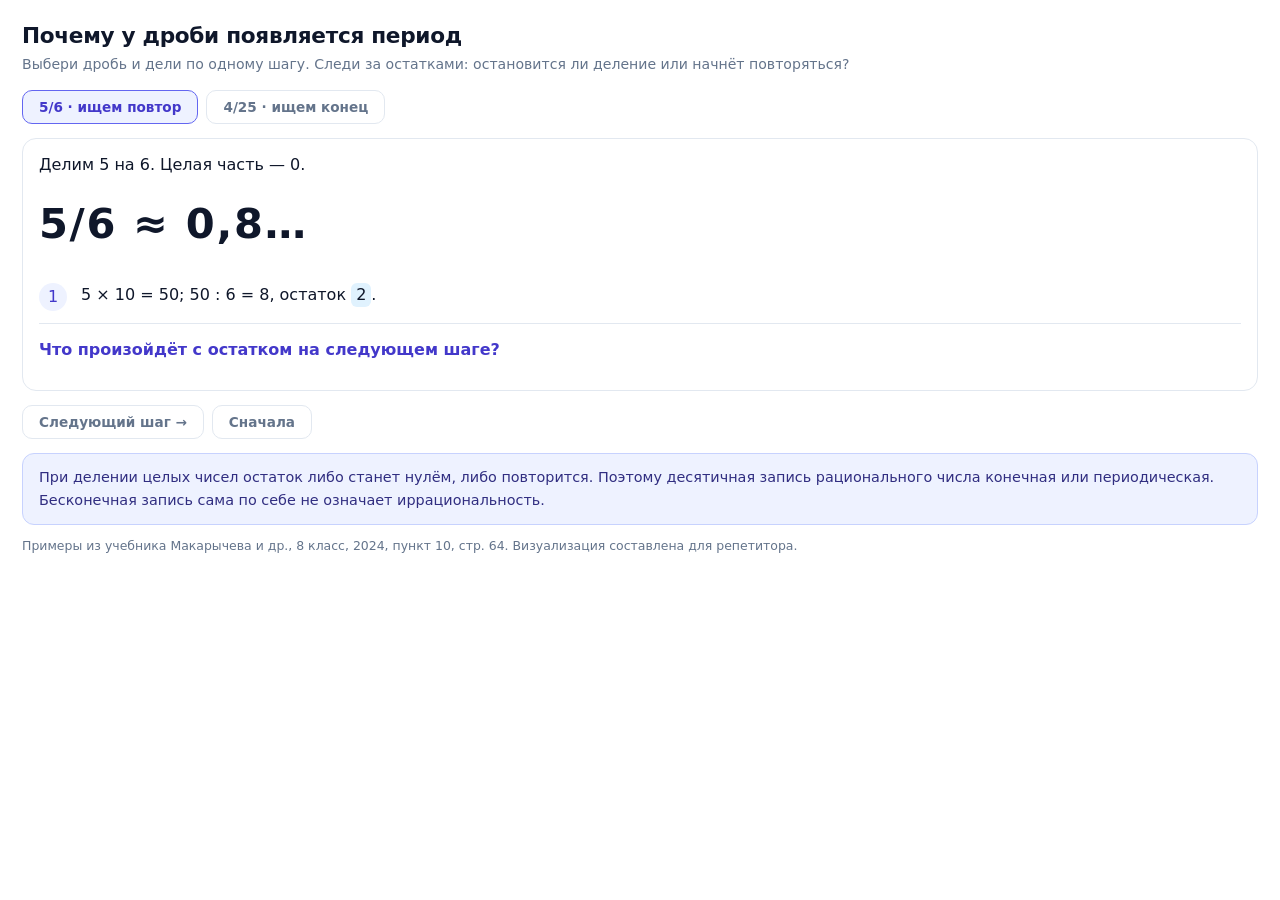
<file: web/demo-decimals.html>
<!doctype html>
<html lang="ru"><head><meta charset="utf-8"><meta name="viewport" content="width=device-width,initial-scale=1"><title>Почему у дроби появляется период</title><link rel="stylesheet" href="shared.css">
<style>
.presets,.actions{display:flex;gap:8px;flex-wrap:wrap;margin:14px 0}.choice-btn[aria-pressed="true"]{border-color:var(--indigo);background:var(--indigo-lt);color:var(--indigo-dk)}.decimal{font-size:clamp(1.6rem,6vw,2.6rem);font-weight:800;letter-spacing:.04em;margin:16px 0}.period{color:var(--violet);border-bottom:3px solid var(--violet)}.step{display:grid;grid-template-columns:32px 1fr;gap:10px;padding:12px 0;border-bottom:1px solid var(--border)}.step-number{border-radius:50%;background:var(--indigo-lt);color:var(--indigo-dk);width:28px;height:28px;display:grid;place-items:center}.remainder{display:inline-block;border-radius:6px;padding:0 5px;background:var(--cyan-lt)}.reason{margin:14px 0;color:var(--indigo-dk);font-weight:650}.source-note{color:var(--muted);font-size:.78rem;margin-top:12px}button:disabled{opacity:.55;cursor:default}.panel{overflow-wrap:anywhere}
</style></head><body>
<h1>Почему у дроби появляется период</h1><p class="sub">Выбери дробь и дели по одному шагу. Следи за остатками: остановится ли деление или начнёт повторяться?</p>
<div class="presets"><button class="choice-btn" id="repeating" type="button" aria-pressed="true">5/6 · ищем повтор</button><button class="choice-btn" id="finite" type="button" aria-pressed="false">4/25 · ищем конец</button></div>
<section class="panel" aria-live="polite"><p id="caption"></p><p class="decimal" id="decimal"></p><div id="steps"></div><p class="reason" id="reason"></p></section>
<div class="actions"><button class="choice-btn" id="next" type="button">Следующий шаг →</button><button class="choice-btn" id="restart" type="button">Сначала</button></div>
<p class="takeaway">При делении целых чисел остаток либо станет нулём, либо повторится. Поэтому десятичная запись рационального числа конечная или периодическая. Бесконечная запись сама по себе не означает иррациональность.</p>
<p class="source-note">Примеры из учебника Макарычева и др., 8 класс, 2024, пункт 10, стр. 64. Визуализация составлена для репетитора.</p>
<script id="model">
function divideFraction(n,d){
 if(!Number.isInteger(n)||!Number.isInteger(d)||n<0||d<1||d>10000)throw Error('Нужна неотрицательная дробь со знаменателем от 1 до 10000');
 const integer=Math.floor(n/d),seen=new Map(),steps=[];let remainder=n%d,digits='',repeatIndex=null;
 while(remainder!==0){
  if(seen.has(remainder)){repeatIndex=seen.get(remainder);break;}
  seen.set(remainder,steps.length);
  const divided=remainder*10,digit=Math.floor(divided/d),nextRemainder=divided%d;
  steps.push({remainder,divided,digit,nextRemainder});digits+=digit;remainder=nextRemainder;
 }
 return {integer,digits,steps,repeatIndex};
}
</script><script>
const $=id=>document.getElementById(id);let n=5,d=6,count=1;
function render(){
 const data=divideFraction(n,d),done=count>=data.steps.length;
 $('caption').textContent=`Делим ${n} на ${d}. Целая часть — ${data.integer}.`;
 $('decimal').replaceChildren(document.createTextNode(`${n}/${d} ${done?'=':'≈'} ${data.integer},`));
 if(done&&data.repeatIndex!==null){const period=document.createElement('span');period.className='period';period.textContent=`(${data.digits.slice(data.repeatIndex)})`;$('decimal').append(document.createTextNode(data.digits.slice(0,data.repeatIndex)),period);}
 else $('decimal').append(document.createTextNode(data.digits.slice(0,count)+(done?'':'…')));
 $('steps').replaceChildren();
 for(const [i,step] of data.steps.slice(0,count).entries()){
  const row=document.createElement('div'),number=document.createElement('span'),text=document.createElement('div'),rest=document.createElement('span');row.className='step';number.className='step-number';number.textContent=i+1;rest.className='remainder';rest.textContent=step.nextRemainder;
  text.append(document.createTextNode(`${step.remainder} × 10 = ${step.divided}; ${step.divided} : ${d} = ${step.digit}, остаток `),rest,document.createTextNode('.'));row.append(number,text);$('steps').append(row);
 }
 $('reason').textContent=!done?'Что произойдёт с остатком на следующем шаге?':data.repeatIndex===null?'Остаток стал нулём. Деление закончилось, запись конечная.':`Остаток ${data.steps[data.repeatIndex].remainder} уже встречался. Дальше повторятся те же действия и цифры. Период: ${data.digits.slice(data.repeatIndex)}.`;
 $('next').disabled=done;$('repeating').setAttribute('aria-pressed',String(d===6));$('finite').setAttribute('aria-pressed',String(d===25));
}
$('next').onclick=()=>{count++;render();};$('restart').onclick=()=>{count=1;render();};$('repeating').onclick=()=>{n=5;d=6;count=1;render();};$('finite').onclick=()=>{n=4;d=25;count=1;render();};render();
</script></body></html>
</file>
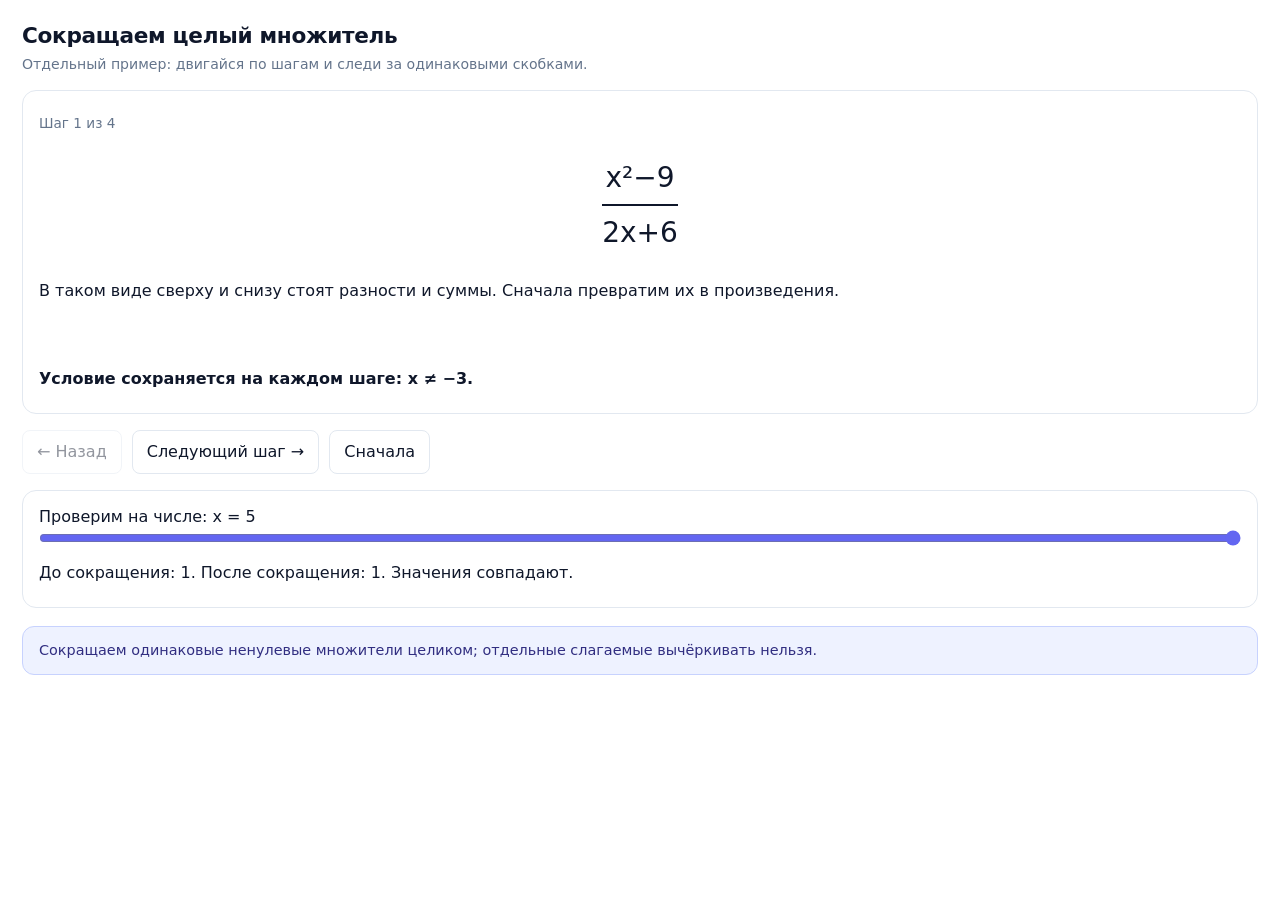
<file: web/demo-fractions.html>
<!doctype html>
<html lang="ru"><head><meta charset="utf-8"><meta name="viewport" content="width=device-width,initial-scale=1"><title>Сокращаем целый множитель</title><link rel="stylesheet" href="shared.css">
<style>
.formula{display:flex;align-items:center;justify-content:center;gap:12px;min-height:130px;font-size:clamp(20px,4vw,28px);flex-wrap:wrap}.fraction{display:inline-grid;text-align:center;gap:5px}.bottom{border-top:2px solid var(--text);padding-top:6px}.factor{background:var(--indigo-lt);color:var(--indigo-dk);border:2px solid var(--indigo);border-radius:8px;padding:1px 4px}.cancel{text-decoration:line-through}.controls{display:flex;gap:10px;flex-wrap:wrap;margin:16px 0}button{font:inherit;padding:9px 14px;border:1px solid var(--border);border-radius:8px;background:var(--card);color:var(--text);cursor:pointer}button:disabled{opacity:.45;cursor:default}.step{color:var(--muted);font-size:.85rem}.panel p{margin:8px 0}.check{margin-top:16px}#explanation{min-height:80px}.takeaway{margin-top:18px}
</style></head><body>
<h1>Сокращаем целый множитель</h1>
<p class="sub">Отдельный пример: двигайся по шагам и следи за одинаковыми скобками.</p>
<section class="panel" aria-live="polite"><p class="step" id="step"></p><div class="formula" id="formula"></div><p id="explanation"></p><p><b>Условие сохраняется на каждом шаге: x ≠ −3.</b></p></section>
<div class="controls"><button type="button" id="prev">← Назад</button><button type="button" id="next">Следующий шаг →</button><button type="button" id="reset">Сначала</button></div>
<section class="panel check"><label for="x">Проверим на числе: x = <output id="xValue">5</output></label><input id="x" type="range" min="-5" max="5" step="1" value="5"><p id="check" aria-live="polite"></p></section>
<p class="takeaway">Сокращаем одинаковые ненулевые множители целиком; отдельные слагаемые вычёркивать нельзя.</p>
<script id="model">
function fractionExample(x){if(!Number.isFinite(x)||x===-3)return null;return {before:(x*x-9)/(2*x+6),after:(x-3)/2};}
</script>
<script>
const steps=[
 ['x²−9','2x+6','В таком виде сверху и снизу стоят разности и суммы. Сначала превратим их в произведения.'],
 ['(x−3)(x+3)','2(x+3)','Сверху разность квадратов: x²−3² = (x−3)(x+3). Снизу выносим 2 за скобки: 2x+6 = 2(x+3).'],
 ['(x−3)·<span class="factor">(x+3)</span>','2·<span class="factor">(x+3)</span>','Рамкой и цветом отмечен один и тот же множитель: вся скобка (x+3). Делим на неё и числитель, и знаменатель; при x ≠ −3 она не равна нулю.'],
 ['x−3','2','Одинаковые множители сократились. Остались x−3 сверху и 2 снизу, но исходное ограничение x ≠ −3 осталось.']
];
let step=0;const $=id=>document.getElementById(id);
function render(){const s=steps[step];$('formula').innerHTML='<span class="fraction"><span>'+s[0]+'</span><span class="bottom">'+s[1]+'</span></span>';$('explanation').textContent=s[2];$('step').textContent='Шаг '+(step+1)+' из 4';$('prev').disabled=step===0;$('next').disabled=step===3;check();}
function check(){const x=Number($('x').value),v=fractionExample(x);$('xValue').textContent=x;$('check').textContent=v?'До сокращения: '+v.before+'. После сокращения: '+v.after+'. Значения совпадают.':'При x = −3 исходный знаменатель равен нулю. Это значение исключено, даже после сокращения.';}
$('prev').onclick=()=>{step=Math.max(0,step-1);render();};$('next').onclick=()=>{step=Math.min(3,step+1);render();};$('reset').onclick=()=>{step=0;$('x').value=5;render();};$('x').oninput=check;render();
</script></body></html>
</file>
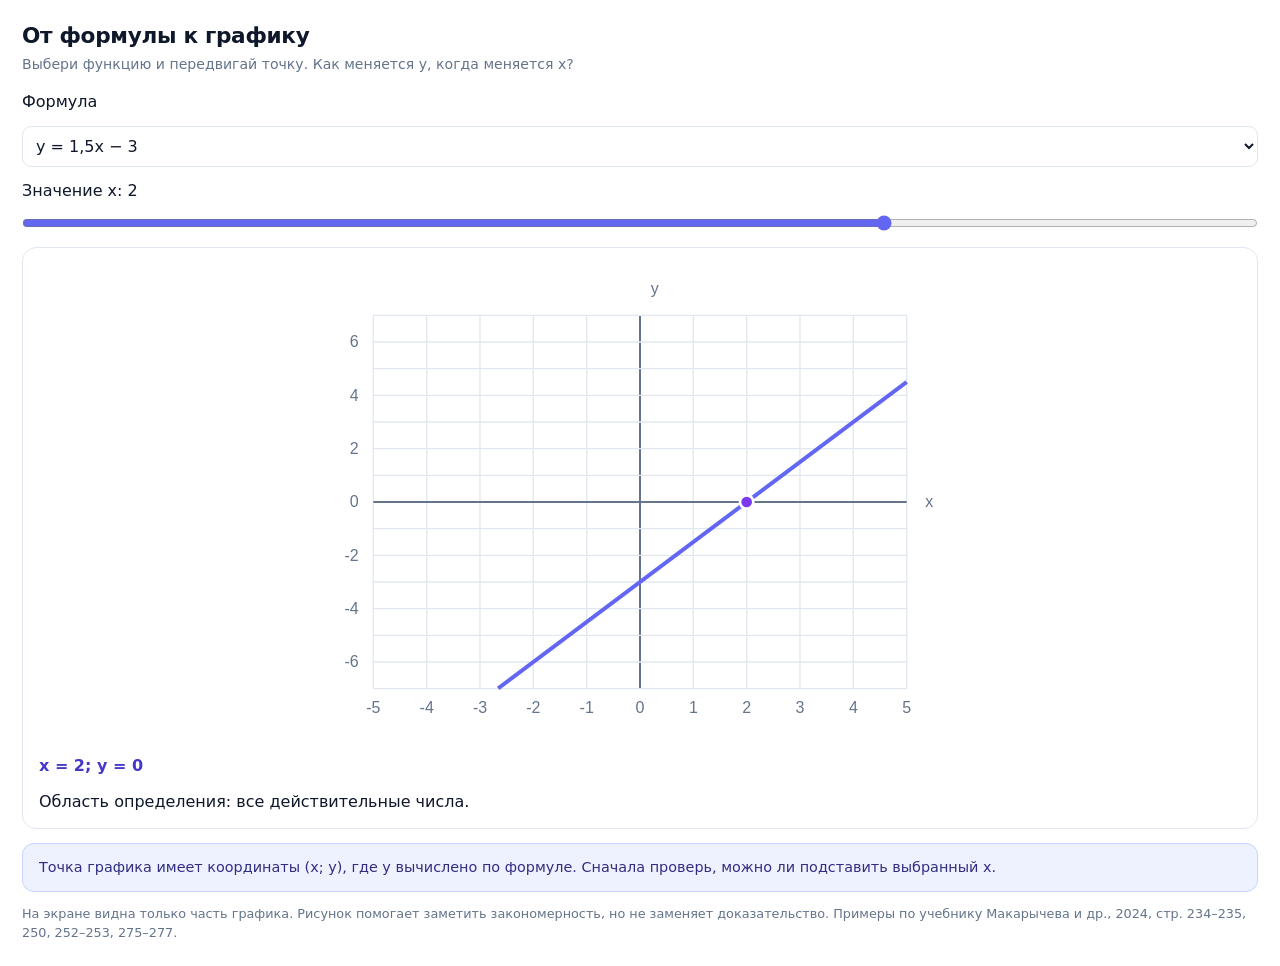
<file: web/demo-functions.html>
<!doctype html>
<html lang="ru"><head><meta charset="utf-8"><meta name="viewport" content="width=device-width,initial-scale=1"><title>От формулы к графику</title><link rel="stylesheet" href="shared.css">
<style>select{max-width:100%;padding:9px;border:1px solid var(--border);border-radius:9px;font:inherit;background:var(--bg);color:var(--text)}.controls{display:grid;gap:12px;margin-bottom:16px}svg{display:block;width:100%;height:auto;max-width:640px;margin:auto}.result{font-weight:700;color:var(--indigo-dk);margin:12px 0}.note{font-size:.8rem;color:var(--muted);margin-top:12px}.grid{stroke:var(--border);stroke-width:1}.axis{stroke:var(--muted);stroke-width:1.5}.curve{stroke:var(--indigo);stroke-width:3;fill:none}.point{fill:var(--violet);stroke:var(--bg);stroke-width:2}svg text{font:12px sans-serif;fill:var(--muted)}</style></head><body>
<h1>От формулы к графику</h1><p class="sub">Выбери функцию и передвигай точку. Как меняется y, когда меняется x?</p>
<div class="controls"><label for="function">Формула</label><select id="function"><option value="linear-up">y = 1,5x − 3</option><option value="linear-down">y = −0,6x + 5</option><option value="quadratic">y = 2x² − 6</option><option value="reciprocal">y = 1/x</option><option value="root">y = √x</option><option value="inverse-square">y = x⁻²</option></select><label for="x">Значение x: <output id="xValue">2</output></label><input id="x" type="range" min="-5" max="5" step="0.25" value="2"></div>
<section class="panel"><svg id="graph" viewBox="0 0 480 360" role="img" aria-labelledby="graphTitle graphDesc"><title id="graphTitle">График выбранной функции</title><desc id="graphDesc">Окно от −5 до 5 по x и от −7 до 7 по y. Координаты выбранной точки приведены ниже.</desc><g id="grid"></g><g id="curves"></g><circle id="point" class="point" r="5"/></svg><div aria-live="polite"><p id="result" class="result"></p><p id="domain"></p></div></section>
<p class="takeaway">Точка графика имеет координаты (x; y), где y вычислено по формуле. Сначала проверь, можно ли подставить выбранный x.</p><p class="note">На экране видна только часть графика. Рисунок помогает заметить закономерность, но не заменяет доказательство. Примеры по учебнику Макарычева и др., 2024, стр. 234–235, 250, 252–253, 275–277.</p>
<script id="model">
function functionValue(id,x){
 if(!Number.isFinite(x))return null;
 switch(id){case 'linear-up':return 1.5*x-3;case 'linear-down':return -.6*x+5;case 'quadratic':return 2*x*x-6;case 'reciprocal':return x===0?null:1/x;case 'root':return x<0?null:Math.sqrt(x);case 'inverse-square':return x===0?null:1/(x*x);default:return null;}
}
function graphSegments(id){
 const segments=[];let segment=[];
 for(let i=0;i<=1000;i++){const x=-5+i/100,y=functionValue(id,x);if(y===null||!Number.isFinite(y)||y< -7||y>7){if(segment.length)segments.push(segment);segment=[];}else segment.push([x,y]);}
 if(segment.length)segments.push(segment);return segments;
}
</script><script>
const $=id=>document.getElementById(id),ns='http://www.w3.org/2000/svg';
const X=x=>40+(x+5)*40,Y=y=>320-(y+7)*20,fmt=n=>Number(n.toFixed(3)).toLocaleString('ru-RU');
function element(tag,attributes,container,text){const el=document.createElementNS(ns,tag);for(const [k,v] of Object.entries(attributes))el.setAttribute(k,v);if(text!==undefined)el.textContent=text;container.append(el);return el;}
for(let x=-5;x<=5;x++){element('line',{x1:X(x),x2:X(x),y1:40,y2:320,class:x===0?'axis':'grid'},$('grid'));element('text',{x:X(x),y:338,'text-anchor':'middle'},$('grid'),x);}
for(let y=-7;y<=7;y++){element('line',{x1:40,x2:440,y1:Y(y),y2:Y(y),class:y===0?'axis':'grid'},$('grid'));if(y%2===0)element('text',{x:29,y:Y(y)+4,'text-anchor':'end'},$('grid'),y);}
element('text',{x:454,y:Y(0)+4},$('grid'),'x');element('text',{x:X(0)+8,y:24},$('grid'),'y');
function render(){
 const id=$('function').value,x=Number($('x').value),y=functionValue(id,x);$('xValue').textContent=fmt(x);$('curves').replaceChildren();
 for(const segment of graphSegments(id))element('path',{d:segment.map(([a,b],i)=>`${i?'L':'M'}${X(a)},${Y(b)}`).join(' '),class:'curve'},$('curves'));
 const visible=y!==null&&y>=-7&&y<=7;$('point').style.display=visible?'':'none';if(visible){$('point').setAttribute('cx',X(x));$('point').setAttribute('cy',Y(y));}
 $('result').textContent=y===null?`При x = ${fmt(x)} значение функции не определено.`:`x = ${fmt(x)}; y ${Math.abs(y-Number(y.toFixed(3)))>1e-10?'≈':'='} ${fmt(y)}${visible?'':'. Точка за пределами окна графика.'}`;
 $('domain').textContent=id==='root'?'Область определения: x ≥ 0. Квадратный корень неотрицателен.':['reciprocal','inverse-square'].includes(id)?'Область определения: x ≠ 0. На ноль делить нельзя; ветви графика не соединяются через x = 0.':'Область определения: все действительные числа.';
}
$('function').addEventListener('change',render);$('x').addEventListener('input',render);render();
</script></body></html>
</file>
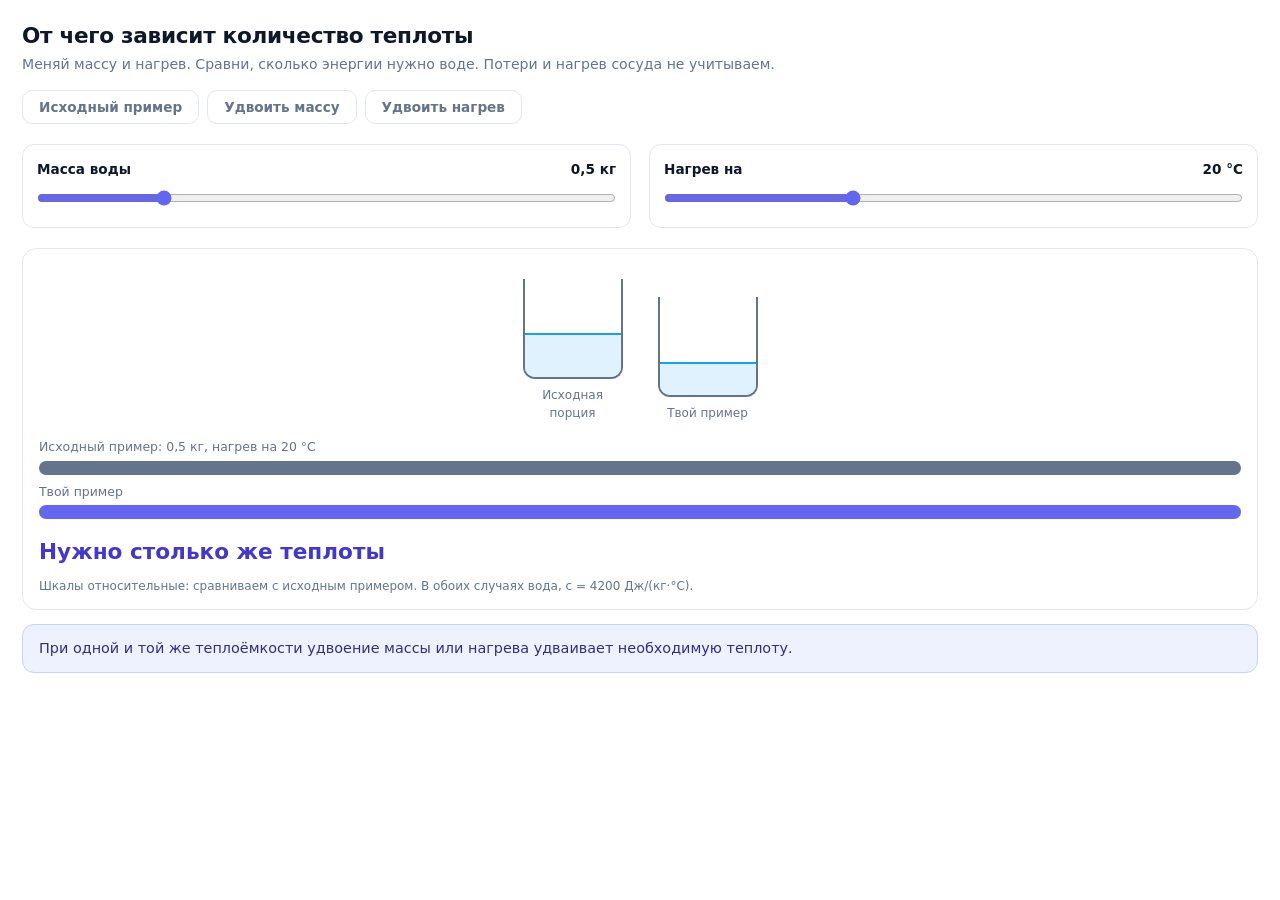
<file: web/demo-heat.html>
<!doctype html><html lang="ru"><head><meta charset="utf-8"><meta name="viewport" content="width=device-width,initial-scale=1"><title>От чего зависит количество теплоты</title><link rel="stylesheet" href="shared.css"><style>
.controls{display:grid;grid-template-columns:1fr 1fr;gap:18px;margin:20px 0}.control{padding:14px;border:1px solid var(--border);border-radius:12px}.control label{display:flex;justify-content:space-between;font-size:.85rem;font-weight:650;margin-bottom:10px}.vessels{display:flex;gap:35px;align-items:flex-end;justify-content:center;margin:16px 0}.vessel{width:100px;max-width:40%;text-align:center}.glass{height:100px;border:2px solid var(--muted);border-top:0;border-radius:0 0 12px 12px;display:flex;align-items:flex-end;overflow:hidden}.water{background:var(--cyan-lt);border-top:2px solid var(--cyan);width:100%;height:45%}.vessel p{font-size:.75rem;margin-top:7px;color:var(--muted)}.bars{margin-top:16px}.bar-label{font-size:.78rem;color:var(--muted);margin:8px 0 4px}.track{height:14px;border-radius:7px;background:var(--indigo-lt);overflow:hidden}.fill{height:100%;background:var(--indigo);min-width:1px}.base{background:var(--muted)}.ratio{font-size:1.35rem;font-weight:750;color:var(--indigo-dk);margin:17px 0 8px}.note{font-size:.75rem;color:var(--muted)}@media(max-width:480px){.controls{grid-template-columns:1fr;gap:10px}.vessels{gap:30px}}
</style></head><body><h1>От чего зависит количество теплоты</h1><p class="sub">Меняй массу и нагрев. Сравни, сколько энергии нужно воде. Потери и нагрев сосуда не учитываем.</p>
<div class="presets"><button type="button" class="choice-btn" id="reset">Исходный пример</button><button type="button" class="choice-btn" id="doubleMass">Удвоить массу</button><button type="button" class="choice-btn" id="doubleHeat">Удвоить нагрев</button></div>
<div class="controls"><div class="control"><label for="mass">Масса воды <output id="massValue">0,5 кг</output></label><input id="mass" type="range" min="0.1" max="2" step="0.1" value="0.5"></div><div class="control"><label for="delta">Нагрев на <output id="deltaValue">20 °C</output></label><input id="delta" type="range" min="1" max="60" step="1" value="20"></div></div>
<div class="panel"><div class="vessels" aria-hidden="true"><div class="vessel"><div class="glass"><div class="water"></div></div><p>Исходная порция</p></div><div class="vessel"><div class="glass"><div class="water" id="water"></div></div><p>Твой пример</p></div></div><div class="bars"><p class="bar-label">Исходный пример: 0,5 кг, нагрев на 20 °C</p><div class="track"><div class="fill base" id="baseBar"></div></div><p class="bar-label">Твой пример</p><div class="track"><div class="fill" id="heatBar"></div></div></div><p class="ratio" id="result" aria-live="polite"></p><p class="note">Шкалы относительные: сравниваем с исходным примером. В обоих случаях вода, c = 4200 Дж/(кг·°C).</p></div>
<p class="takeaway">При одной и той же теплоёмкости удвоение массы или нагрева удваивает необходимую теплоту.</p>
<script id="model">
function heatEnergy(m,c,delta){return m*c*delta;}
</script><script>
const mass=document.getElementById('mass'),delta=document.getElementById('delta'),format=n=>n.toLocaleString('ru-RU',{maximumFractionDigits:2});
function render(){const m=Number(mass.value),d=Number(delta.value),ratio=heatEnergy(m,4200,d)/heatEnergy(.5,4200,20),max=Math.max(1,ratio);document.getElementById('massValue').textContent=format(m)+' кг';document.getElementById('deltaValue').textContent=d+' °C';document.getElementById('water').style.height=(15+m/2*75)+'%';document.getElementById('baseBar').style.width=(100/max)+'%';document.getElementById('heatBar').style.width=(100*ratio/max)+'%';document.getElementById('result').textContent=Math.abs(ratio-1)<.00001?'Нужно столько же теплоты':ratio>1?'Теплоты нужно в '+format(ratio)+' раза больше':'Нужно '+format(ratio*100)+'% от исходной теплоты';}
mass.addEventListener('input',render);delta.addEventListener('input',render);document.getElementById('reset').onclick=()=>{mass.value=.5;delta.value=20;render();};document.getElementById('doubleMass').onclick=()=>{mass.value=1;delta.value=20;render();};document.getElementById('doubleHeat').onclick=()=>{mass.value=.5;delta.value=40;render();};render();
</script></body></html>
</file>
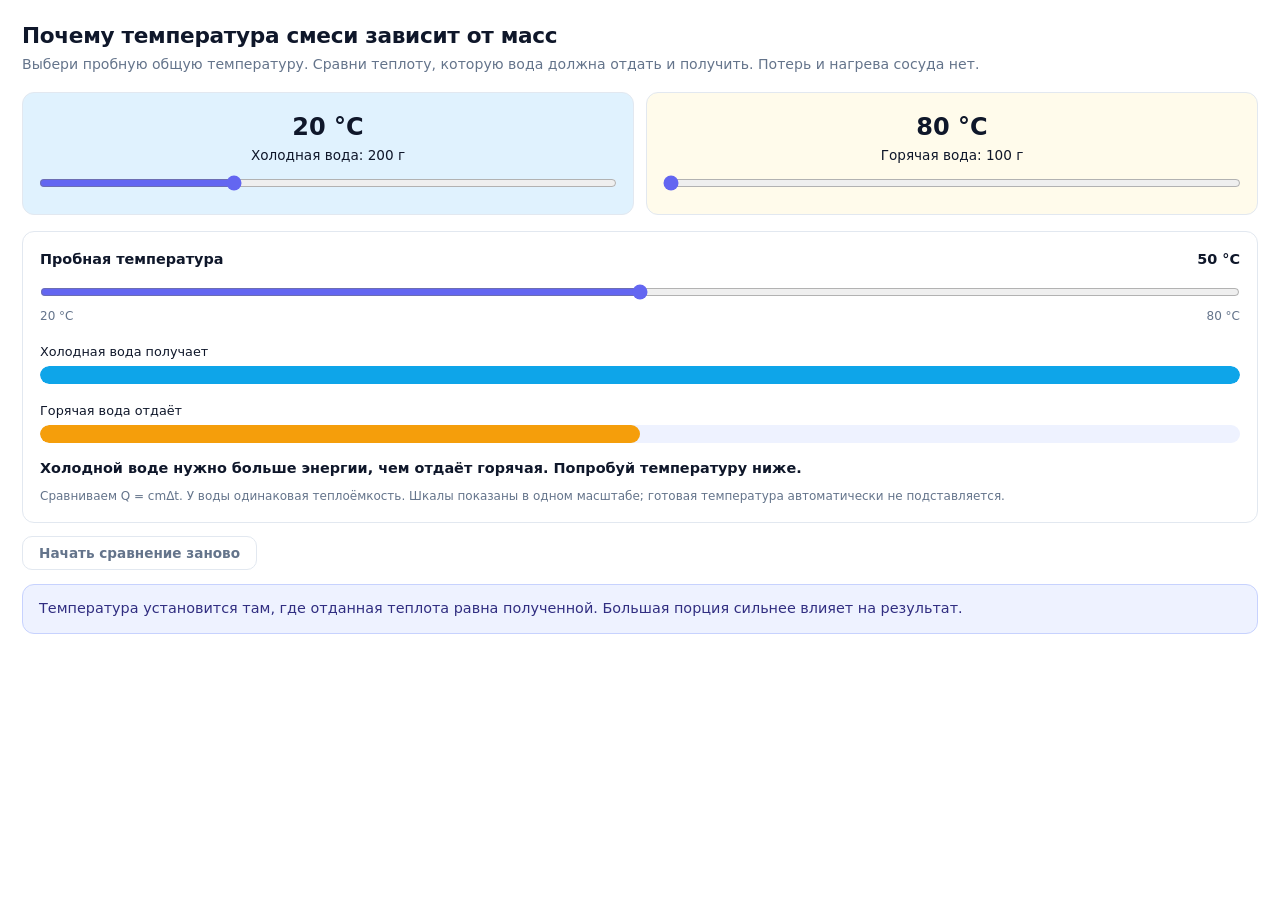
<file: web/demo-mixing.html>
<!doctype html><html lang="ru"><head><meta charset="utf-8"><meta name="viewport" content="width=device-width,initial-scale=1"><title>Почему температура смеси зависит от масс</title><link rel="stylesheet" href="shared.css"><style>
.samples{display:grid;grid-template-columns:1fr 1fr;gap:12px;margin:16px 0}.sample{padding:16px;border-radius:12px;text-align:center;background:var(--cyan-lt);border:1px solid var(--border)}.sample.hot{background:var(--amber-lt)}.sample strong{display:block;font-size:1.5rem}.sample label{display:block;font-size:.85rem}.sample input{margin-top:10px}.trial{padding:17px;border:1px solid var(--border);border-radius:12px}.trial label{display:flex;justify-content:space-between;gap:12px;font-size:.9rem;font-weight:650;margin-bottom:12px}.scale{display:flex;justify-content:space-between;color:var(--muted);font-size:.75rem}.energy-row{margin-top:17px}.energy-row p{font-size:.8rem;margin-bottom:5px}.track{height:18px;background:var(--indigo-lt);border-radius:9px;overflow:hidden}.fill{height:100%;min-width:1px;border-radius:9px}.cold-fill{background:var(--cyan)}.hot-fill{background:var(--amber)}.feedback{margin-top:15px;font-size:.9rem;font-weight:650}.note{font-size:.75rem;color:var(--muted);margin-top:8px}.reset{margin-top:13px}@media(max-width:420px){.sample{padding:12px}.sample label{font-size:.75rem}}
</style></head><body><h1>Почему температура смеси зависит от масс</h1><p class="sub">Выбери пробную общую температуру. Сравни теплоту, которую вода должна отдать и получить. Потерь и нагрева сосуда нет.</p>
<div class="samples"><div class="sample"><strong>20 °C</strong><label for="coldMass">Холодная вода: <output id="coldLabel">200 г</output></label><input id="coldMass" type="range" min="100" max="400" step="100" value="200"></div><div class="sample hot"><strong>80 °C</strong><label for="hotMass">Горячая вода: <output id="hotLabel">100 г</output></label><input id="hotMass" type="range" min="100" max="400" step="100" value="100"></div></div>
<div class="trial"><label for="trial">Пробная температура <output id="trialLabel">50 °C</output></label><input id="trial" type="range" min="20" max="80" step="1" value="50"><div class="scale"><span>20 °C</span><span>80 °C</span></div><div class="energy-row"><p>Холодная вода получает</p><div class="track"><div id="gainedBar" class="fill cold-fill"></div></div></div><div class="energy-row"><p>Горячая вода отдаёт</p><div class="track"><div id="lostBar" class="fill hot-fill"></div></div></div><p id="feedback" class="feedback" aria-live="polite"></p><p class="note">Сравниваем Q = cmΔt. У воды одинаковая теплоёмкость. Шкалы показаны в одном масштабе; готовая температура автоматически не подставляется.</p></div>
<button type="button" class="choice-btn reset" id="reset">Начать сравнение заново</button><p class="takeaway">Температура установится там, где отданная теплота равна полученной. Большая порция сильнее влияет на результат.</p>
<script id="model">
function exchange(coldMass,hotMass,cold,hot,trial){return {gained:coldMass/1000*4200*(trial-cold),lost:hotMass/1000*4200*(hot-trial)};}
function equilibrium(coldMass,hotMass,cold,hot){return (coldMass*cold+hotMass*hot)/(coldMass+hotMass);}
</script><script>
const cold=document.getElementById('coldMass'),hot=document.getElementById('hotMass'),trial=document.getElementById('trial');
function render(){const c=Number(cold.value),h=Number(hot.value),t=Number(trial.value),q=exchange(c,h,20,80,t),max=Math.max(q.gained,q.lost,1);document.getElementById('coldLabel').textContent=c+' г';document.getElementById('hotLabel').textContent=h+' г';document.getElementById('trialLabel').textContent=t+' °C';document.getElementById('gainedBar').style.width=(100*q.gained/max)+'%';document.getElementById('lostBar').style.width=(100*q.lost/max)+'%';document.getElementById('feedback').textContent=Math.abs(q.gained-q.lost)<1?'Баланс найден: отдано столько же теплоты, сколько получено.':q.gained>q.lost?'Холодной воде нужно больше энергии, чем отдаёт горячая. Попробуй температуру ниже.':'Горячая вода отдаёт больше, чем получает холодная. Попробуй температуру выше.';}
for(const input of [cold,hot,trial])input.addEventListener('input',render);document.getElementById('reset').onclick=()=>{cold.value=200;hot.value=100;trial.value=50;render();};render();
</script></body></html>
</file>
<file: web/shared.css>
/* ─────────────────────────────────────────────────────────────
   shared.css — общая база для интерактивных демо в web/
   Копируется в проект как web/shared.css и подключается из демо:
       <link rel="stylesheet" href="shared.css">
   Крупные страницы-лонгриды этот файл НЕ подключают: у них свой
   встроенный <style>. Здесь только то, что одинаково во всех демо.
   ───────────────────────────────────────────────────────────── */

*,*::before,*::after{box-sizing:border-box;margin:0;padding:0}

:root{
  --bg:#ffffff; --card:#ffffff; --border:#e2e8f0;
  --indigo:#6366f1; --indigo-dk:#4338ca; --indigo-lt:#eef2ff;
  --cyan:#0ea5e9;   --cyan-lt:#e0f2fe;
  --violet:#7c3aed; --violet-lt:#f5f3ff;
  --amber:#f59e0b;  --amber-lt:#fffbeb;
  --green:#10b981;  --green-lt:#ecfdf5;
  --red:#ef4444;    --red-lt:#fef2f2;
  --text:#0f172a;   --muted:#64748b;
}

body{
  font-family:'Segoe UI',system-ui,-apple-system,sans-serif;
  background:var(--bg); color:var(--text); line-height:1.5;
  padding:20px 22px 24px;
}

/* Заголовок демо: одна строка о том, что показывает демо */
h1{font-size:clamp(1.05rem,2.4vw,1.35rem);font-weight:800;letter-spacing:-.3px}
.sub{color:var(--muted);font-size:.88rem;margin:2px 0 14px}

/* Доступность */
.sr-only{position:absolute;width:1px;height:1px;padding:0;margin:-1px;overflow:hidden;clip:rect(0,0,0,0);white-space:nowrap;border:0}
button:focus-visible,a:focus-visible,input:focus-visible,select:focus-visible,textarea:focus-visible,[tabindex]:focus-visible{
  outline:2px solid var(--indigo-dk);outline-offset:2px
}

/* Ряд пресетов: готовые примеры, с которых начинает зритель */
.presets{display:flex;align-items:center;gap:8px;flex-wrap:wrap;margin-bottom:14px}
.row-label{font-size:.78rem;font-weight:800;text-transform:uppercase;letter-spacing:.6px;color:var(--muted);margin-right:4px}
.choice-btn{
  padding:8px 16px;border-radius:10px;border:1px solid var(--border);background:#fff;
  font-family:inherit;font-size:.85rem;font-weight:700;color:var(--muted);cursor:pointer;transition:all .18s;
}
.choice-btn:hover{border-color:#c7d2fe;color:var(--indigo-dk)}
.choice-btn.active{background:var(--indigo);border-color:var(--indigo);color:#fff}

/* Основная сетка: рабочая область + боковая панель итогов */
.layout{display:grid;grid-template-columns:minmax(0,1fr) 300px;gap:16px;align-items:start}
.main{min-width:0}
.side{display:flex;flex-direction:column;gap:12px}
.panel{background:var(--card);border:1px solid var(--border);border-radius:14px;padding:14px 16px}
.panel h2{font-size:.78rem;font-weight:800;text-transform:uppercase;letter-spacing:.6px;color:var(--muted);margin-bottom:8px}

/* Поля ввода */
.field-label{display:block;font-size:.78rem;font-weight:800;text-transform:uppercase;letter-spacing:.6px;color:var(--muted);margin-bottom:6px}
textarea,input[type="text"]{
  display:block;width:100%;font-family:inherit;font-size:1rem;line-height:1.45;color:var(--text);
  padding:9px 12px;border:1px solid var(--border);border-radius:12px;background:#fff;
}
textarea{min-height:68px;resize:vertical}
textarea:focus,input[type="text"]:focus{outline:none;border-color:var(--indigo)}
input[type="range"]{width:100%;accent-color:var(--indigo)}

/* Итоговая мысль демо — всегда внизу, одной фразой */
.takeaway{margin-top:14px;padding:12px 16px;border-radius:12px;background:var(--indigo-lt);border:1px solid #c7d2fe;font-size:.9rem;line-height:1.6;color:#312e81}
.takeaway b{color:var(--indigo-dk)}

/* Числа в таблицах и счётчиках выравниваются по разрядам */
.num{font-variant-numeric:tabular-nums}

@media (max-width:760px){
  body{padding:16px 14px 20px}
  .layout{grid-template-columns:1fr}
}
@media (prefers-reduced-motion:reduce){
  *,*::before,*::after{animation-duration:.001ms !important;animation-iteration-count:1 !important;transition-duration:.001ms !important}
}
</file>
